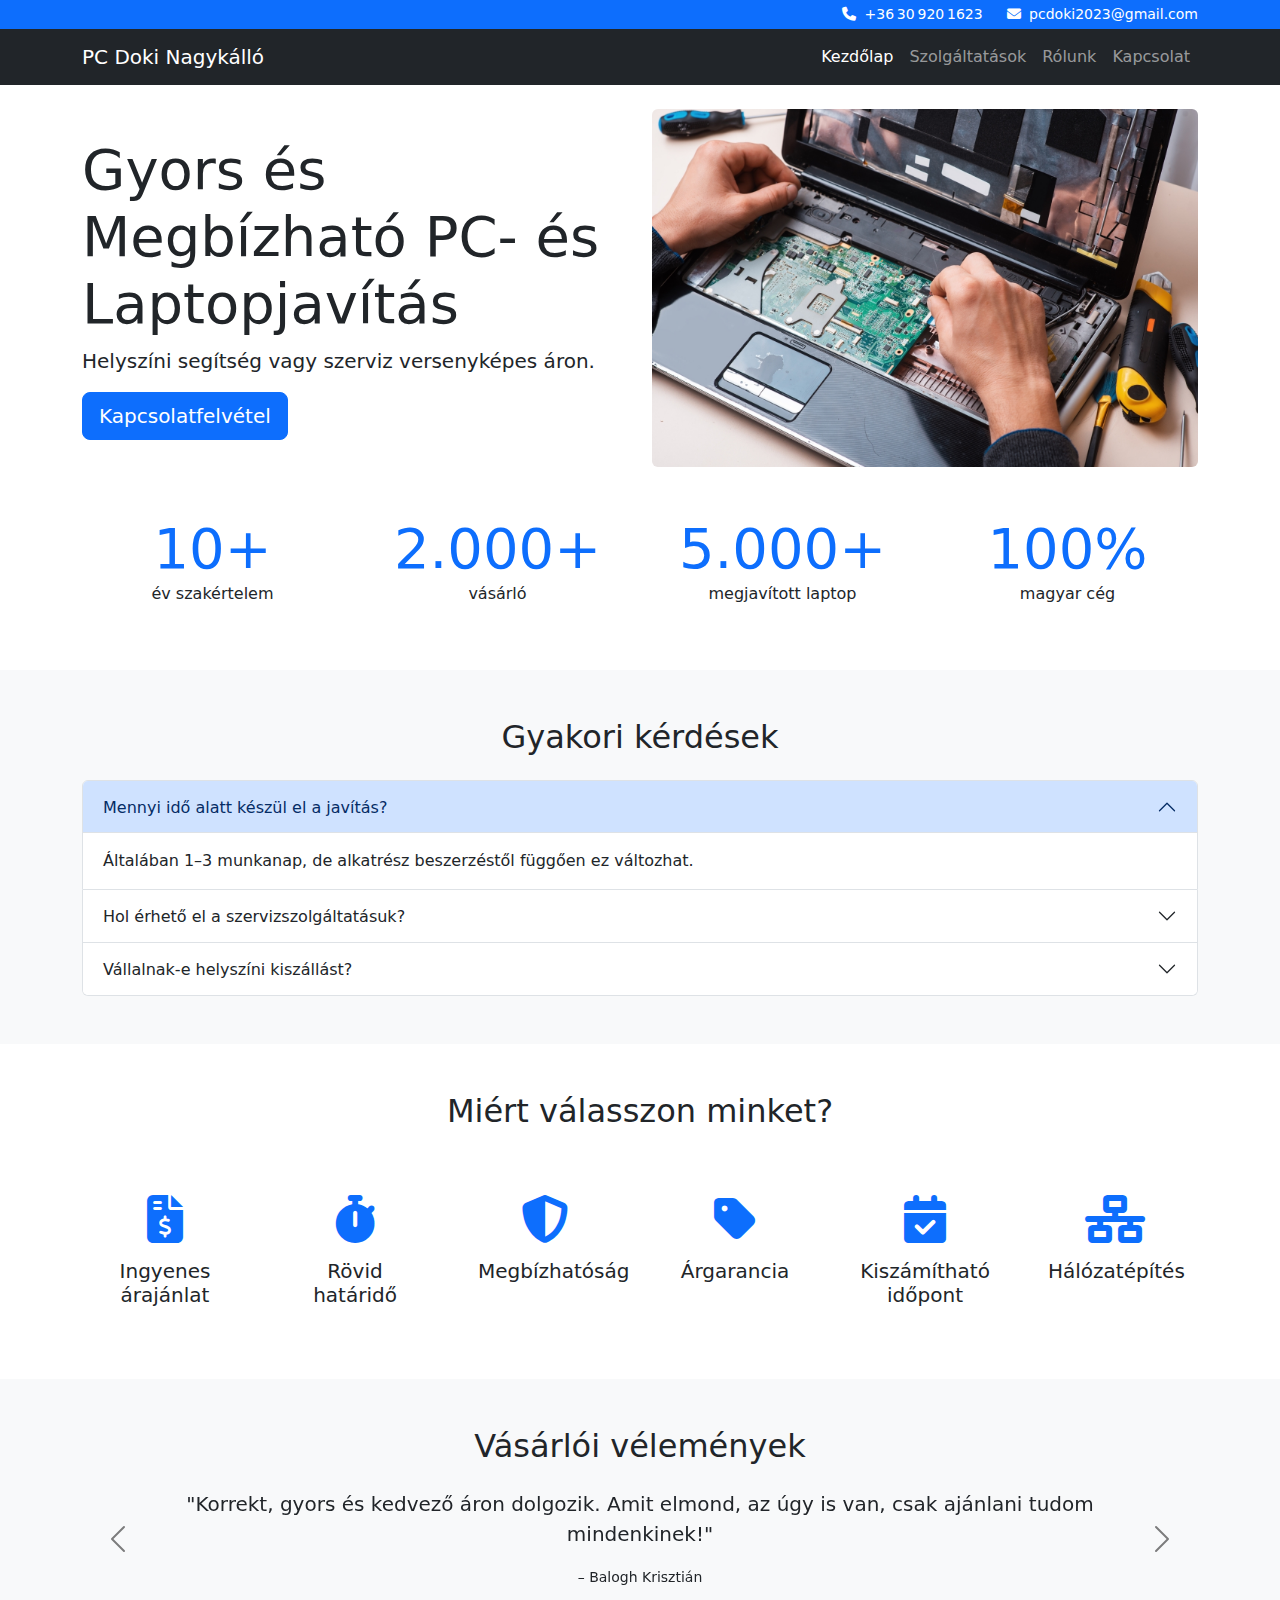
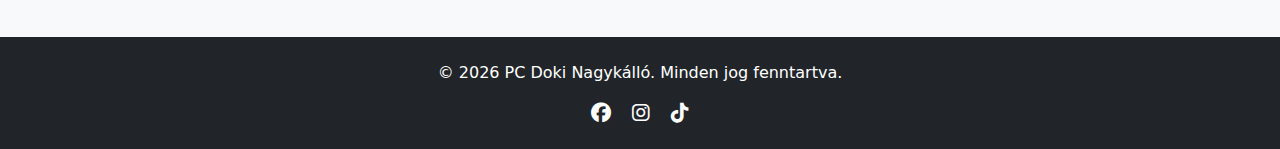
<file: index.html>
<!DOCTYPE html>
<html lang="hu">
  <head>
    <meta charset="UTF-8" />
    <meta name="viewport" content="width=device-width, initial-scale=1" />
    <title>PC Doki Nagykálló | Gyors és Megbízható Javítás</title>
    <link
      href="https://cdn.jsdelivr.net/npm/bootstrap@5.3.0/dist/css/bootstrap.min.css"
      rel="stylesheet"
    />
    <link
      href="https://cdnjs.cloudflare.com/ajax/libs/font-awesome/6.1.2/css/all.min.css"
      rel="stylesheet"
    />
    <link rel="stylesheet" href="styles.css" />
  </head>
  <body>
    <!-- Top Bar: phone + email -->
    <div class="bg-primary text-white py-1 sticky-top">
      <div class="container d-flex justify-content-end small">
        <div class="me-4">
          <i class="fas fa-phone me-1"></i>
          <a href="tel:+36309201623" class="text-white text-decoration-none">
            +36 30 920 1623
          </a>
        </div>
        <div>
          <i class="fas fa-envelope me-1"></i>
          <a
            href="mailto:pcdoki2023@gmail.com"
            class="text-white text-decoration-none"
          >
            pcdoki2023@gmail.com
          </a>
        </div>
      </div>
    </div>

    <!-- Header + Navbar -->
    <nav class="navbar navbar-expand-lg navbar-dark bg-dark sticky-top">
      <div class="container">
        <a class="navbar-brand" href="./index.html">PC Doki Nagykálló</a>
        <button
          class="navbar-toggler"
          type="button"
          data-bs-toggle="collapse"
          data-bs-target="#navMenu"
        >
          <span class="navbar-toggler-icon"></span>
        </button>
        <div id="navMenu" class="collapse navbar-collapse">
          <ul class="navbar-nav ms-auto">
            <li class="nav-item">
              <a class="nav-link active" href="./index.html">Kezdőlap</a>
            </li>
            <li class="nav-item">
              <a class="nav-link" href="./szolgaltatasok.html"
                >Szolgáltatások</a
              >
            </li>
            <li class="nav-item">
              <a class="nav-link" href="./rolunk.html">Rólunk</a>
            </li>
            <li class="nav-item">
              <a class="nav-link" href="./kapcsolat.html">Kapcsolat</a>
            </li>
          </ul>
        </div>
      </div>
    </nav>

    <!-- Hero -->
    <section id="hero" class="mt-4 mt-lg-6">
      <div class="container">
        <div class="row align-items-center">
          <div class="col-lg-6 mb-4 mb-lg-0">
            <h1 class="display-4">Gyors és Megbízható PC- és Laptopjavítás</h1>
            <p class="lead">
              Helyszíni segítség vagy szerviz versenyképes áron.
            </p>
            <a href="./kapcsolat.html" class="btn btn-primary btn-lg"
              >Kapcsolatfelvétel</a
            >
          </div>
          <div class="col-lg-6">
            <img
              src="images/hero.jpg"
              class="img-fluid rounded"
              alt="PC repair"
            />
          </div>
        </div>
      </div>
    </section>

    <!-- Statistics -->
    <section class="stats py-5">
      <div class="container">
        <div class="row text-center g-4">
          <div class="col-md-3">
            <div class="display-4 text-primary">10+</div>
            <p>év szakértelem</p>
          </div>
          <div class="col-md-3">
            <div class="display-4 text-primary">2.000+</div>
            <p>vásárló</p>
          </div>
          <div class="col-md-3">
            <div class="display-4 text-primary">5.000+</div>
            <p>megjavított laptop</p>
          </div>
          <div class="col-md-3">
            <div class="display-4 text-primary">100%</div>
            <p>magyar cég</p>
          </div>
        </div>
      </div>
    </section>

    <!-- Gyakori kérdések -->
    <section id="faq" class="py-5 bg-light">
      <div class="container">
        <h2 class="mb-4 text-center">Gyakori kérdések</h2>
        <div class="accordion" id="faqAccordion">
          <div class="accordion-item">
            <h3 class="accordion-header" id="faq1">
              <button
                class="accordion-button"
                type="button"
                data-bs-toggle="collapse"
                data-bs-target="#collapse1"
              >
                Mennyi idő alatt készül el a javítás?
              </button>
            </h3>
            <div
              id="collapse1"
              class="accordion-collapse collapse show"
              data-bs-parent="#faqAccordion"
            >
              <div class="accordion-body">
                Általában 1–3 munkanap, de alkatrész beszerzéstől függően ez
                változhat.
              </div>
            </div>
          </div>

          <div class="accordion-item">
            <h3 class="accordion-header" id="faq2">
              <button
                class="accordion-button collapsed"
                type="button"
                data-bs-toggle="collapse"
                data-bs-target="#collapse3"
              >
                Hol érhető el a szervizszolgáltatásuk?
              </button>
            </h3>
            <div
              id="collapse3"
              class="accordion-collapse collapse"
              data-bs-parent="#faqAccordion"
            >
              <div class="accordion-body">
                Az ország egész területén vállalunk laptopok és asztali
                számítógépek javítását, fejlesztését és szervizelését.
              </div>
            </div>
          </div>

          <div class="accordion-item">
            <h3 class="accordion-header" id="faq3">
              <button
                class="accordion-button collapsed"
                type="button"
                data-bs-toggle="collapse"
                data-bs-target="#collapse2"
              >
                Vállalnak-e helyszíni kiszállást?
              </button>
            </h3>
            <div
              id="collapse2"
              class="accordion-collapse collapse"
              data-bs-parent="#faqAccordion"
            >
              <div class="accordion-body">
                Igen, Nagykálló környékén igény szerint felár ellenében.
              </div>
            </div>
          </div>
        </div>
      </div>
    </section>

    <!-- Why Us? / Miért minket? -->
    <section id="why-us" class="py-5">
      <div class="container">
        <h2 class="text-center mb-5">Miért válasszon minket?</h2>
        <div class="row g-4 text-center">
          <!-- Ingyenes árajánlat -->
          <div class="col-6 col-md-4 col-lg-2">
            <div class="p-3">
              <i class="fas fa-file-invoice-dollar fa-3x text-primary mb-3"></i>
              <h5>Ingyenes árajánlat</h5>
            </div>
          </div>

          <!-- Rövid határidő -->
          <div class="col-6 col-md-4 col-lg-2">
            <div class="p-3">
              <i class="fas fa-stopwatch fa-3x text-primary mb-3"></i>
              <h5>Rövid határidő</h5>
            </div>
          </div>

          <!-- Megbízhatóság -->
          <div class="col-6 col-md-4 col-lg-2">
            <div class="p-3">
              <i class="fas fa-shield-alt fa-3x text-primary mb-3"></i>
              <h5>Megbízhatóság</h5>
            </div>
          </div>

          <!-- Árgarancia -->
          <div class="col-6 col-md-4 col-lg-2">
            <div class="p-3">
              <i class="fas fa-tag fa-3x text-primary mb-3"></i>
              <h5>Árgarancia</h5>
            </div>
          </div>

          <!-- Kiszámítható időpont -->
          <div class="col-6 col-md-4 col-lg-2">
            <div class="p-3">
              <i class="fas fa-calendar-check fa-3x text-primary mb-3"></i>
              <h5>Kiszámítható időpont</h5>
            </div>
          </div>

          <!-- Hálózati beállítás -->
          <div class="col-6 col-md-4 col-lg-2">
            <div class="p-3">
              <i class="fas fa-network-wired fa-3x text-primary mb-3"></i>
              <h5>Hálózatépítés</h5>
            </div>
          </div>
        </div>
      </div>
    </section>

    <!-- Reviews -->
    <section class="py-5 bg-light">
      <div class="container">
        <h2 class="mb-4 text-center">Vásárlói vélemények</h2>
        <div
          id="reviewsCarousel"
          class="carousel slide carousel-dark"
          data-bs-ride="carousel"
        >
          <div class="carousel-inner">
            <div class="carousel-item active text-center">
              <p class="lead">
                "Korrekt, gyors és kedvező áron dolgozik. Amit elmond, az úgy is
                van, csak ajánlani tudom mindenkinek!"
              </p>
              <small>– Balogh Krisztián</small>
            </div>

            <div class="carousel-item text-center">
              <p class="lead">
                "Gyors, szakszerű és megbízható munkája van. Szereti a
                kihívásokat, így bármilyen problémával keressétek bizalommal."
              </p>
              <small>– Csongrádi Gyuri</small>
            </div>

            <div class="carousel-item text-center">
              <p class="lead">
                "Gáborral véletlenül találkoztam egy hirdetés miatt, aminek a
                végén megjavított egy gépet, amit a hivatalos ASUS szerviz
                szerint nem lehet, mert már nincs alkatrész. Meg egy másikat,
                szintén jóval kedvezőbb áron, mint amire számítottam. Azóta már
                ajánlottam őt többeknek, itt is szívesen..."
              </p>
              <small>– Unger Tamás</small>
            </div>
          </div>
          <button
            class="carousel-control-prev"
            type="button"
            data-bs-target="#reviewsCarousel"
            data-bs-slide="prev"
          >
            <span class="carousel-control-prev-icon"></span>
          </button>
          <button
            class="carousel-control-next"
            type="button"
            data-bs-target="#reviewsCarousel"
            data-bs-slide="next"
          >
            <span class="carousel-control-next-icon"></span>
          </button>
        </div>
      </div>
    </section>

    <!-- Footer -->
    <footer class="bg-dark text-white py-4">
      <div class="container text-center">
        <p>
          © <span id="year"></span> PC Doki Nagykálló. Minden jog fenntartva.
        </p>
        <div class="social-icons">
          <a
            href="https://www.facebook.com/Admin.PcDoki"
            class="text-white mx-2"
            ><i class="fab fa-facebook fa-lg"></i
          ></a>
          <a
            href="https://www.instagram.com/pcdokinagykallo/"
            class="text-white mx-2"
            ><i class="fab fa-instagram fa-lg"></i
          ></a>
          <a href="https://www.tiktok.com/@pc_doki" class="text-white mx-2"
            ><i class="fab fa-tiktok fa-lg"></i
          ></a>
        </div>
      </div>
    </footer>

    <script src="https://cdn.jsdelivr.net/npm/bootstrap@5.3.0/dist/js/bootstrap.bundle.min.js"></script>
    <script src="./scripts.js"></script>
  </body>
</html>
</file>
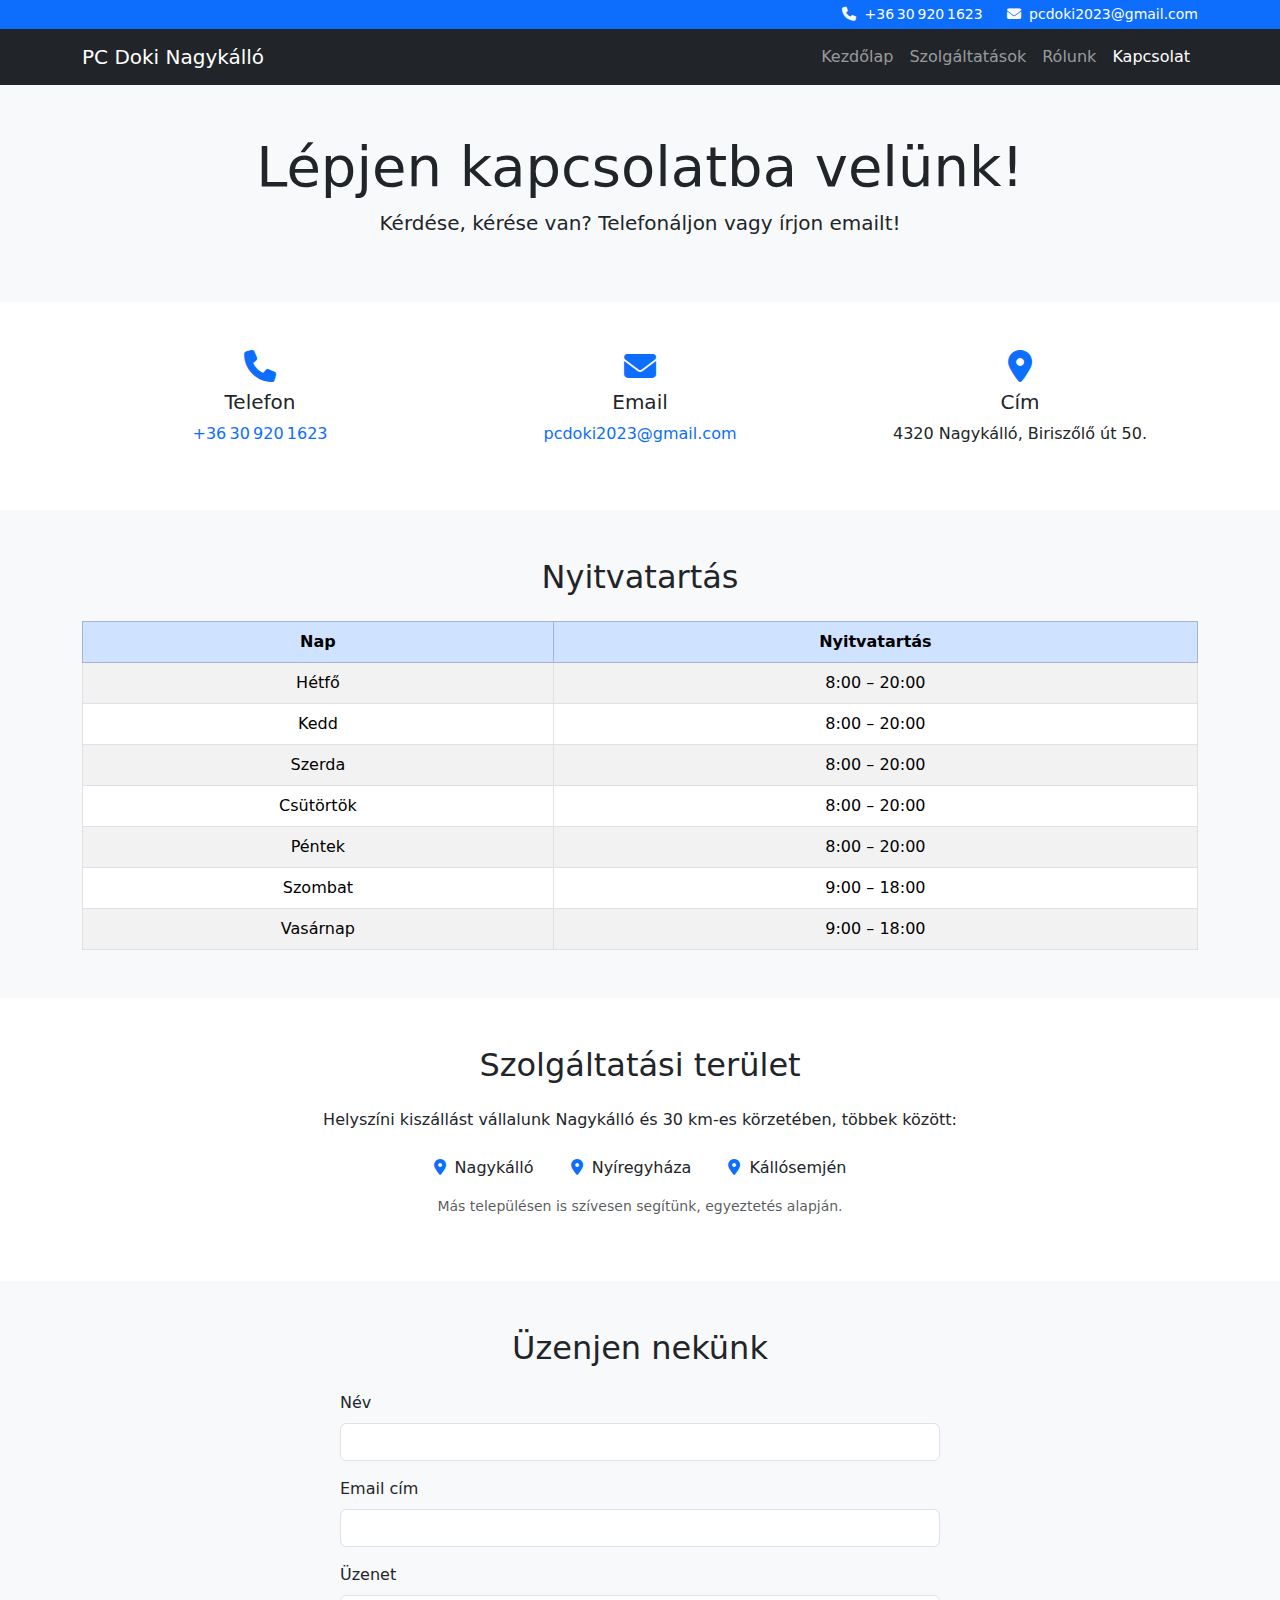
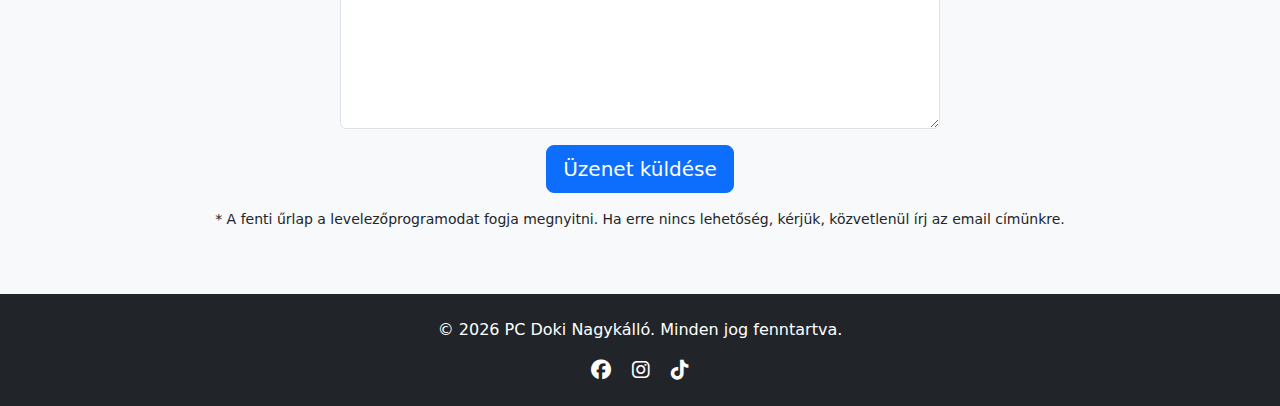
<file: kapcsolat.html>
<!DOCTYPE html>
<html lang="hu">
  <head>
    <meta charset="UTF-8" />
    <meta name="viewport" content="width=device-width, initial-scale=1" />
    <title>Kapcsolat | PC Doki Nagykálló</title>
    <link
      href="https://cdn.jsdelivr.net/npm/bootstrap@5.3.0/dist/css/bootstrap.min.css"
      rel="stylesheet"
    />
    <link
      href="https://cdnjs.cloudflare.com/ajax/libs/font-awesome/6.1.2/css/all.min.css"
      rel="stylesheet"
    />
    <link rel="stylesheet" href="styles.css" />
  </head>
  <body>
    <!-- Top Bar: phone + email -->
    <div class="bg-primary text-white py-1 sticky-top">
      <div class="container d-flex justify-content-end small">
        <div class="me-4">
          <i class="fas fa-phone me-1"></i>
          <a href="tel:+36309201623" class="text-white text-decoration-none">
            +36 30 920 1623
          </a>
        </div>
        <div>
          <i class="fas fa-envelope me-1"></i>
          <a
            href="mailto:pcdoki2023@gmail.com"
            class="text-white text-decoration-none"
          >
            pcdoki2023@gmail.com
          </a>
        </div>
      </div>
    </div>

    <!-- Navbar -->
    <nav class="navbar navbar-expand-lg navbar-dark bg-dark sticky-top">
      <div class="container">
        <a class="navbar-brand" href="./index.html">PC Doki Nagykálló</a>
        <button
          class="navbar-toggler"
          type="button"
          data-bs-toggle="collapse"
          data-bs-target="#navMenu"
        >
          <span class="navbar-toggler-icon"></span>
        </button>
        <div id="navMenu" class="collapse navbar-collapse">
          <ul class="navbar-nav ms-auto">
            <li class="nav-item">
              <a class="nav-link" href="./index.html">Kezdőlap</a>
            </li>
            <li class="nav-item">
              <a class="nav-link" href="./szolgaltatasok.html"
                >Szolgáltatások</a
              >
            </li>
            <li class="nav-item">
              <a class="nav-link" href="./rolunk.html">Rólunk</a>
            </li>
            <li class="nav-item">
              <a class="nav-link active" href="./kapcsolat.html">Kapcsolat</a>
            </li>
          </ul>
        </div>
      </div>
    </nav>

    <!-- Hero -->
    <section class="bg-light py-5">
      <div class="container text-center">
        <h1 class="display-4">Lépjen kapcsolatba velünk!</h1>
        <p class="lead">Kérdése, kérése van? Telefonáljon vagy írjon emailt!</p>
      </div>
    </section>

    <!-- Contact Info -->
    <section class="py-5">
      <div class="container">
        <div class="row text-center g-4">
          <div class="col-md-4">
            <i class="fas fa-phone fa-2x text-primary mb-2"></i>
            <h5>Telefon</h5>
            <p>
              <a href="tel:+36309201623" class="text-decoration-none"
                >+36 30 920 1623</a
              >
            </p>
          </div>
          <div class="col-md-4">
            <i class="fas fa-envelope fa-2x text-primary mb-2"></i>
            <h5>Email</h5>
            <p>
              <a href="mailto:pcdoki2023@gmail.com" class="text-decoration-none"
                >pcdoki2023@gmail.com</a
              >
            </p>
          </div>
          <div class="col-md-4">
            <i class="fas fa-map-marker-alt fa-2x text-primary mb-2"></i>
            <h5>Cím</h5>
            <p>4320 Nagykálló, Biriszőlő út 50.</p>
          </div>
        </div>
      </div>
    </section>

    <!-- Opening Hours -->
    <section class="py-5 bg-light">
      <div class="container">
        <h2 class="text-center mb-4">Nyitvatartás</h2>
        <div class="table-responsive">
          <table class="table table-bordered table-striped text-center mb-0">
            <thead class="table-primary">
              <tr>
                <th>Nap</th>
                <th>Nyitvatartás</th>
              </tr>
            </thead>
            <tbody>
              <tr>
                <td>Hétfő</td>
                <td>8:00 – 20:00</td>
              </tr>
              <tr>
                <td>Kedd</td>
                <td>8:00 – 20:00</td>
              </tr>
              <tr>
                <td>Szerda</td>
                <td>8:00 – 20:00</td>
              </tr>
              <tr>
                <td>Csütörtök</td>
                <td>8:00 – 20:00</td>
              </tr>
              <tr>
                <td>Péntek</td>
                <td>8:00 – 20:00</td>
              </tr>
              <tr>
                <td>Szombat</td>
                <td>9:00 – 18:00</td>
              </tr>
              <tr>
                <td>Vasárnap</td>
                <td>9:00 – 18:00</td>
              </tr>
            </tbody>
          </table>
        </div>
      </div>
    </section>

    <!-- Places -->
    <section id="service-area" class="py-5">
      <div class="container text-center">
        <h2 class="mb-4">Szolgáltatási terület</h2>
        <p class="mb-4">
          Helyszíni kiszállást vállalunk Nagykálló és 30 km-es körzetében,
          többek között:
        </p>
        <ul class="list-inline">
          <li class="list-inline-item mx-3">
            <i class="fas fa-map-marker-alt text-primary me-1"></i> Nagykálló
          </li>
          <li class="list-inline-item mx-3">
            <i class="fas fa-map-marker-alt text-primary me-1"></i> Nyíregyháza
          </li>
          <li class="list-inline-item mx-3">
            <i class="fas fa-map-marker-alt text-primary me-1"></i> Kállósemjén
          </li>
        </ul>
        <p class="small text-muted">
          Más településen is szívesen segítünk, egyeztetés alapján.
        </p>
      </div>
    </section>

    <!-- Mailto Form -->
    <section class="py-5 bg-light">
      <div class="container">
        <h2 class="text-center mb-4">Üzenjen nekünk</h2>
        <form
          action="mailto:pcdoki2023@gmail.com"
          method="post"
          enctype="text/plain"
          class="mx-auto"
          style="max-width: 600px"
        >
          <div class="mb-3">
            <label for="name" class="form-label">Név</label>
            <input type="text" id="name" class="form-control" required />
          </div>
          <div class="mb-3">
            <label for="email" class="form-label">Email cím</label>
            <input type="email" id="email" class="form-control" required />
          </div>
          <div class="mb-3">
            <label for="message" class="form-label">Üzenet</label>
            <textarea
              id="message"
              rows="5"
              class="form-control"
              required
            ></textarea>
          </div>
          <div class="text-center">
            <button type="submit" class="btn btn-primary btn-lg">
              Üzenet küldése
            </button>
          </div>
        </form>
        <p class="text-center small mt-3">
          * A fenti űrlap a levelezőprogramodat fogja megnyitni. Ha erre nincs
          lehetőség, kérjük, közvetlenül írj az email címünkre.
        </p>
      </div>
    </section>

    <!-- Footer -->
    <footer class="bg-dark text-white py-4">
      <div class="container text-center">
        <p>
          © <span id="year"></span> PC Doki Nagykálló. Minden jog fenntartva.
        </p>
        <div class="social-icons">
          <a
            href="https://www.facebook.com/Admin.PcDoki"
            class="text-white mx-2"
            ><i class="fab fa-facebook fa-lg"></i
          ></a>
          <a
            href="https://www.instagram.com/pcdokinagykallo/"
            class="text-white mx-2"
            ><i class="fab fa-instagram fa-lg"></i
          ></a>
          <a href="https://www.tiktok.com/@pc_doki" class="text-white mx-2"
            ><i class="fab fa-tiktok fa-lg"></i
          ></a>
        </div>
      </div>
    </footer>

    <script src="https://cdn.jsdelivr.net/npm/bootstrap@5.3.0/dist/js/bootstrap.bundle.min.js"></script>
    <script src="./scripts.js"></script>
  </body>
</html>
</file>
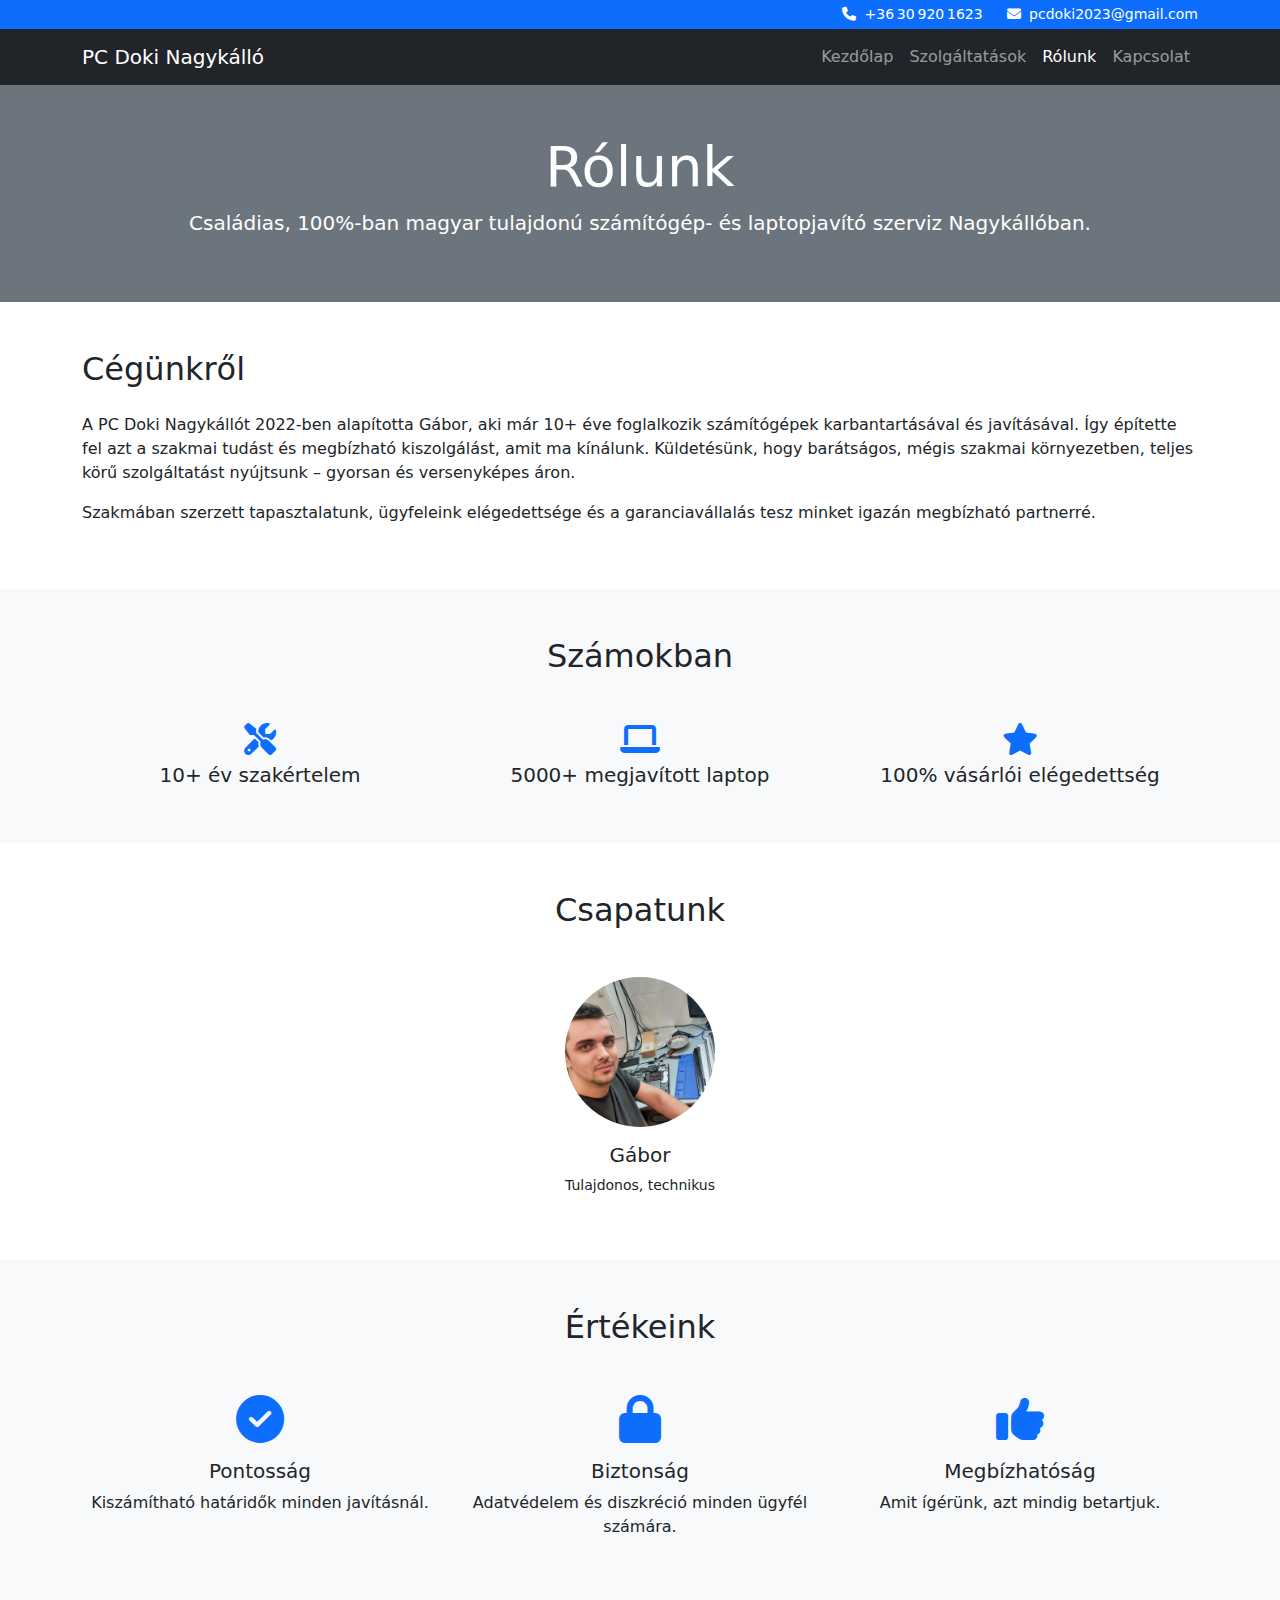
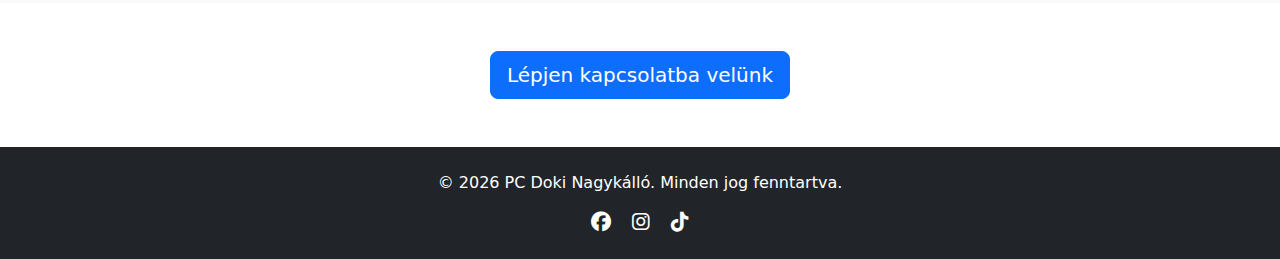
<file: rolunk.html>
<!DOCTYPE html>
<html lang="hu">
  <head>
    <meta charset="UTF-8" />
    <meta name="viewport" content="width=device-width, initial-scale=1" />
    <title>Rólunk | PC Doki Nagykálló</title>
    <link
      href="https://cdn.jsdelivr.net/npm/bootstrap@5.3.0/dist/css/bootstrap.min.css"
      rel="stylesheet"
    />
    <link
      href="https://cdnjs.cloudflare.com/ajax/libs/font-awesome/6.1.2/css/all.min.css"
      rel="stylesheet"
    />
    <link rel="stylesheet" href="styles.css" />
  </head>
  <body>
    <!-- Top Bar: phone + email -->
    <div class="bg-primary text-white py-1 sticky-top">
      <div class="container d-flex justify-content-end small">
        <div class="me-4">
          <i class="fas fa-phone me-1"></i>
          <a href="tel:+36309201623" class="text-white text-decoration-none">
            +36 30 920 1623
          </a>
        </div>
        <div>
          <i class="fas fa-envelope me-1"></i>
          <a
            href="mailto:pcdoki2023@gmail.com"
            class="text-white text-decoration-none"
          >
            pcdoki2023@gmail.com
          </a>
        </div>
      </div>
    </div>

    <!-- Navbar -->
    <nav class="navbar navbar-expand-lg navbar-dark bg-dark sticky-top">
      <div class="container">
        <a class="navbar-brand" href="./index.html">PC Doki Nagykálló</a>
        <button
          class="navbar-toggler"
          type="button"
          data-bs-toggle="collapse"
          data-bs-target="#navMenu"
        >
          <span class="navbar-toggler-icon"></span>
        </button>
        <div id="navMenu" class="collapse navbar-collapse">
          <ul class="navbar-nav ms-auto">
            <li class="nav-item">
              <a class="nav-link" href="./index.html">Kezdőlap</a>
            </li>
            <li class="nav-item">
              <a class="nav-link" href="./szolgaltatasok.html"
                >Szolgáltatások</a
              >
            </li>
            <li class="nav-item">
              <a class="nav-link active" href="./rolunk.html">Rólunk</a>
            </li>
            <li class="nav-item">
              <a class="nav-link" href="./kapcsolat.html">Kapcsolat</a>
            </li>
          </ul>
        </div>
      </div>
    </nav>

    <!-- Hero -->
    <section class="bg-secondary text-white text-center py-5">
      <div class="container">
        <h1 class="display-4">Rólunk</h1>
        <p class="lead">
          Családias, 100%-ban magyar tulajdonú számítógép- és laptopjavító
          szerviz Nagykállóban.
        </p>
      </div>
    </section>

    <!-- Cég története -->
    <section id="story" class="py-5">
      <div class="container">
        <h2 class="mb-4">Cégünkről</h2>
        <p>
          A PC Doki Nagykállót 2022-ben alapította Gábor, aki már 10+ éve
          foglalkozik számítógépek karbantartásával és javításával. Így építette
          fel azt a szakmai tudást és megbízható kiszolgálást, amit ma kínálunk.
          Küldetésünk, hogy barátságos, mégis szakmai környezetben, teljes körű
          szolgáltatást nyújtsunk – gyorsan és versenyképes áron.
        </p>
        <p>
          Szakmában szerzett tapasztalatunk, ügyfeleink elégedettsége és a
          garanciavállalás tesz minket igazán megbízható partnerré.
        </p>
      </div>
    </section>

    <!-- Tapasztalatunk -->
    <section class="py-5 bg-light">
      <div class="container text-center">
        <h2 class="mb-5">Számokban</h2>
        <div class="row g-4">
          <div class="col-md-4">
            <i class="fas fa-tools fa-2x text-primary mb-2"></i>
            <h5>10+ év szakértelem</h5>
          </div>
          <div class="col-md-4">
            <i class="fas fa-laptop fa-2x text-primary mb-2"></i>
            <h5>5000+ megjavított laptop</h5>
          </div>
          <div class="col-md-4">
            <i class="fas fa-star fa-2x text-primary mb-2"></i>
            <h5>100% vásárlói elégedettség</h5>
          </div>
        </div>
      </div>
    </section>

    <!-- Csapatunk -->
    <section id="team" class="py-5">
      <div class="container">
        <h2 class="text-center mb-5">Csapatunk</h2>
        <div class="row justify-content-center">
          <div class="col-sm-8 col-md-4 text-center">
            <img
              src="images/gabor.jpg"
              class="rounded-circle mb-3"
              alt="Gábor, a szerviztulajdonos"
              style="width: 150px; height: 150px; object-fit: cover"
            />
            <h5>Gábor</h5>
            <p class="small">Tulajdonos, technikus<br /></p>
          </div>
        </div>
      </div>
    </section>

    <!-- Értékeink -->
    <section id="values" class="py-5 bg-light">
      <div class="container">
        <h2 class="text-center mb-5">Értékeink</h2>
        <div class="row g-4 text-center">
          <div class="col-6 col-md-4">
            <i class="fas fa-check-circle fa-3x text-primary mb-3"></i>
            <h5>Pontosság</h5>
            <p>Kiszámítható határidők minden javításnál.</p>
          </div>
          <div class="col-6 col-md-4">
            <i class="fas fa-lock fa-3x text-primary mb-3"></i>
            <h5>Biztonság</h5>
            <p>Adatvédelem és diszkréció minden ügyfél számára.</p>
          </div>
          <div class="col-6 col-md-4">
            <i class="fas fa-thumbs-up fa-3x text-primary mb-3"></i>
            <h5>Megbízhatóság</h5>
            <p>Amit ígérünk, azt mindig betartjuk.</p>
          </div>
        </div>
      </div>
    </section>

    <!-- Kapcsolatfelhívás -->
    <section class="text-center py-5">
      <div class="container">
        <a href="./kapcsolat.html" class="btn btn-primary btn-lg">
          Lépjen kapcsolatba velünk
        </a>
      </div>
    </section>

    <!-- Footer -->
    <footer class="bg-dark text-white py-4">
      <div class="container text-center">
        <p>
          © <span id="year"></span> PC Doki Nagykálló. Minden jog fenntartva.
        </p>
        <div class="social-icons">
          <a
            href="https://www.facebook.com/Admin.PcDoki"
            class="text-white mx-2"
            ><i class="fab fa-facebook fa-lg"></i
          ></a>
          <a
            href="https://www.instagram.com/pcdokinagykallo/"
            class="text-white mx-2"
            ><i class="fab fa-instagram fa-lg"></i
          ></a>
          <a href="https://www.tiktok.com/@pc_doki" class="text-white mx-2"
            ><i class="fab fa-tiktok fa-lg"></i
          ></a>
        </div>
      </div>
    </footer>

    <!-- Scripts -->
    <script src="https://cdn.jsdelivr.net/npm/bootstrap@5.3.0/dist/js/bootstrap.bundle.min.js"></script>
    <script src="./scripts.js"></script>
  </body>
</html>
</file>
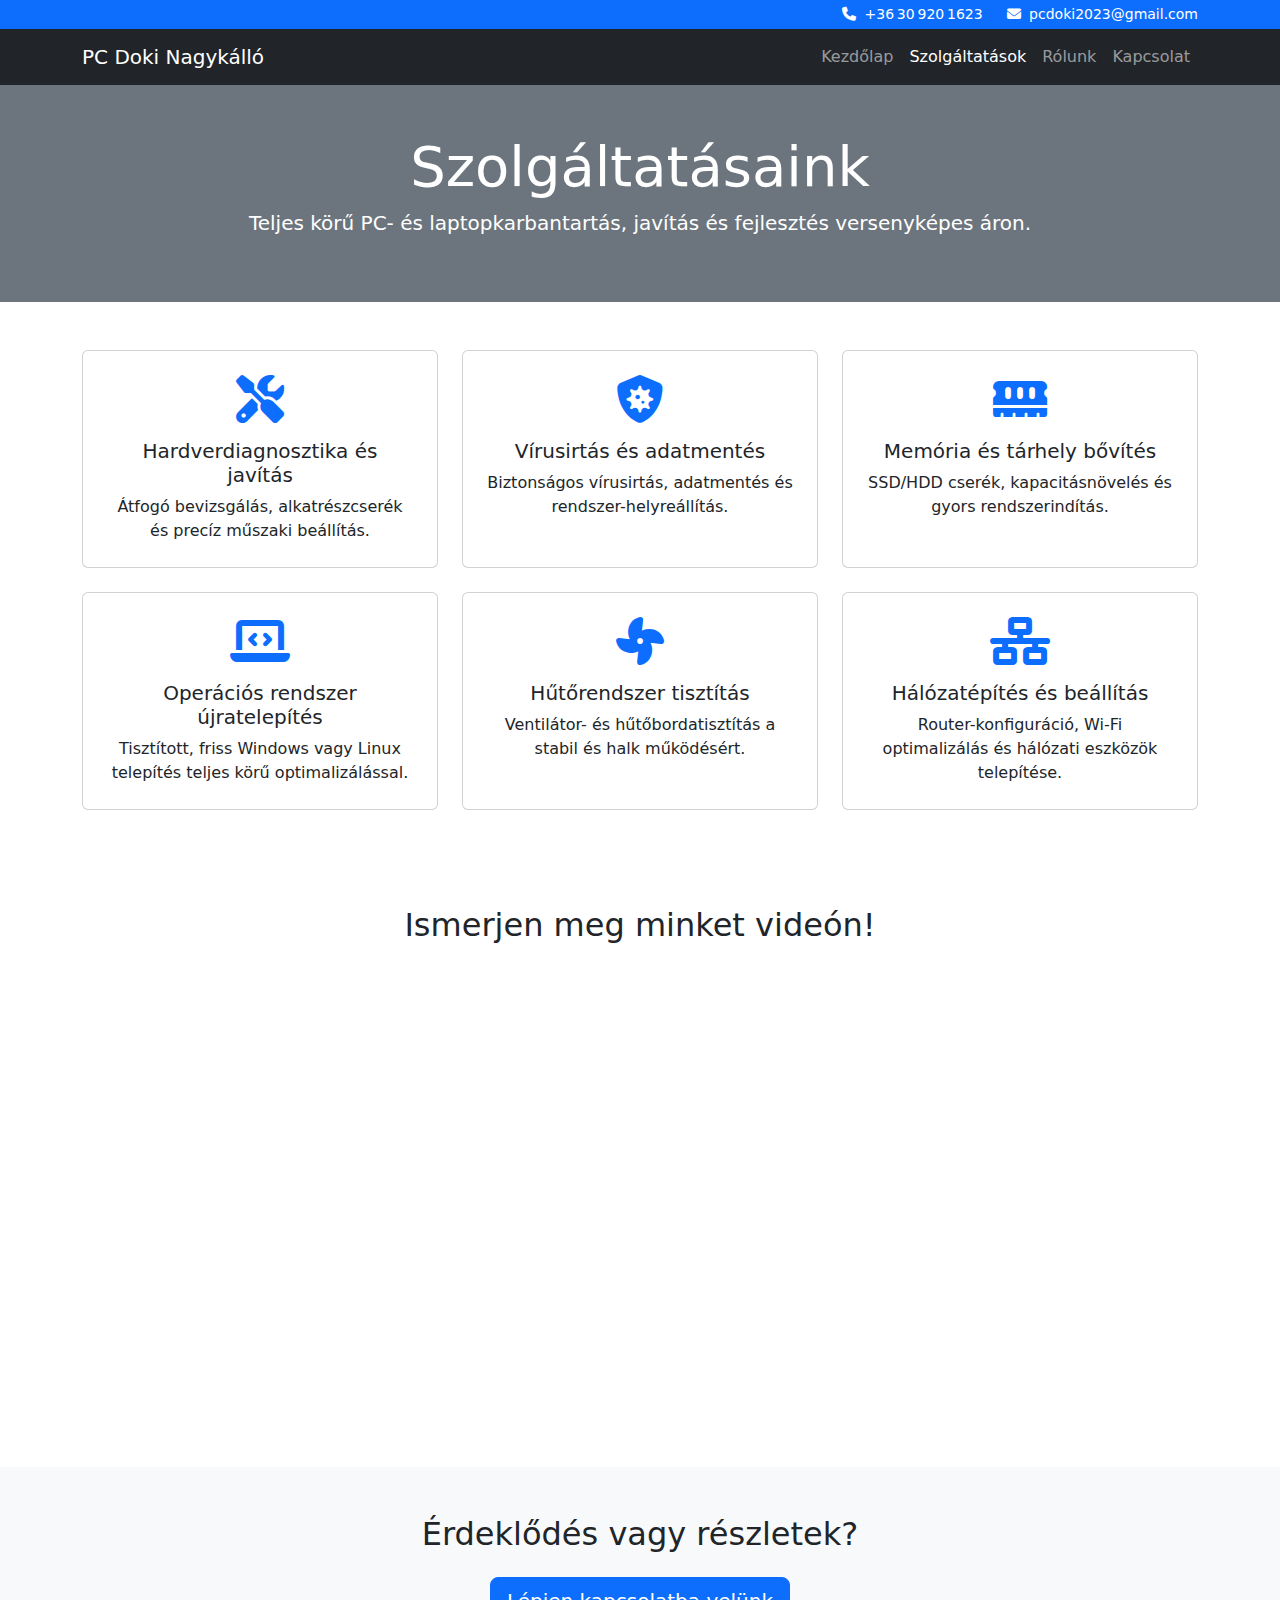
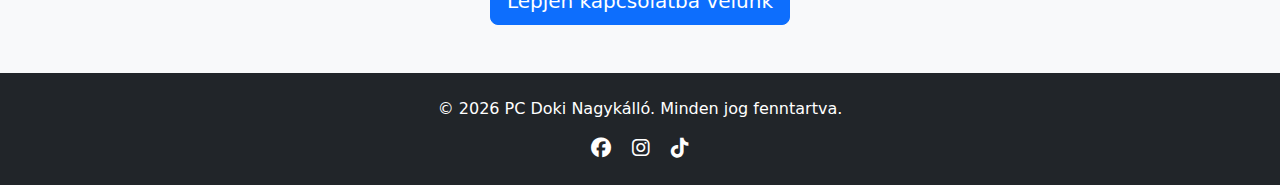
<file: szolgaltatasok.html>
<!DOCTYPE html>
<html lang="hu">
  <head>
    <meta charset="UTF-8" />
    <meta name="viewport" content="width=device-width, initial-scale=1" />
    <title>Szolgáltatások | PC Doki Nagykálló</title>
    <link
      href="https://cdn.jsdelivr.net/npm/bootstrap@5.3.0/dist/css/bootstrap.min.css"
      rel="stylesheet"
    />
    <link
      href="https://cdnjs.cloudflare.com/ajax/libs/font-awesome/6.1.2/css/all.min.css"
      rel="stylesheet"
    />
    <link rel="stylesheet" href="styles.css" />
  </head>
  <body>
    <!-- Top Bar: phone + email -->
    <div class="bg-primary text-white py-1 sticky-top">
      <div class="container d-flex justify-content-end small">
        <div class="me-4">
          <i class="fas fa-phone me-1"></i>
          <a href="tel:+36309201623" class="text-white text-decoration-none">
            +36 30 920 1623
          </a>
        </div>
        <div>
          <i class="fas fa-envelope me-1"></i>
          <a
            href="mailto:pcdoki2023@gmail.com"
            class="text-white text-decoration-none"
          >
            pcdoki2023@gmail.com
          </a>
        </div>
      </div>
    </div>

    <!-- Navbar -->
    <nav class="navbar navbar-expand-lg navbar-dark bg-dark sticky-top">
      <div class="container">
        <a class="navbar-brand" href="./index.html">PC Doki Nagykálló</a>
        <button
          class="navbar-toggler"
          type="button"
          data-bs-toggle="collapse"
          data-bs-target="#navMenu"
        >
          <span class="navbar-toggler-icon"></span>
        </button>
        <div id="navMenu" class="collapse navbar-collapse">
          <ul class="navbar-nav ms-auto">
            <li class="nav-item">
              <a class="nav-link" href="./index.html">Kezdőlap</a>
            </li>
            <li class="nav-item">
              <a class="nav-link active" href="./szolgaltatasok.html"
                >Szolgáltatások</a
              >
            </li>
            <li class="nav-item">
              <a class="nav-link" href="./rolunk.html">Rólunk</a>
            </li>
            <li class="nav-item">
              <a class="nav-link" href="./kapcsolat.html">Kapcsolat</a>
            </li>
          </ul>
        </div>
      </div>
    </nav>

    <!-- Hero -->
    <section class="bg-secondary text-white text-center py-5">
      <div class="container">
        <h1 class="display-4">Szolgáltatásaink</h1>
        <p class="lead">
          Teljes körű PC- és laptopkarbantartás, javítás és fejlesztés
          versenyképes áron.
        </p>
      </div>
    </section>

    <!-- Services Cards -->
    <section class="py-5">
      <div class="container">
        <div class="row g-4">
          <!-- Hardverdiagnosztika és javítás -->
          <div class="col-md-6 col-lg-4">
            <div class="card h-100 text-center p-4">
              <i class="fas fa-tools fa-3x text-primary mb-3"></i>
              <h5 class="card-title">Hardverdiagnosztika és javítás</h5>
              <p class="card-text">
                Átfogó bevizsgálás, alkatrészcserék és precíz műszaki beállítás.
              </p>
            </div>
          </div>
          <!-- Vírusirtás és adatmentés -->
          <div class="col-md-6 col-lg-4">
            <div class="card h-100 text-center p-4">
              <i class="fas fa-shield-virus fa-3x text-primary mb-3"></i>
              <h5 class="card-title">Vírusirtás és adatmentés</h5>
              <p class="card-text">
                Biztonságos vírusirtás, adatmentés és rendszer-helyreállítás.
              </p>
            </div>
          </div>
          <!-- Memória és tárhely bővítés -->
          <div class="col-md-6 col-lg-4">
            <div class="card h-100 text-center p-4">
              <i class="fas fa-memory fa-3x text-primary mb-3"></i>
              <h5 class="card-title">Memória és tárhely bővítés</h5>
              <p class="card-text">
                SSD/HDD cserék, kapacitásnövelés és gyors rendszerindítás.
              </p>
            </div>
          </div>
          <!-- Operációs rendszer újratelepítés -->
          <div class="col-md-6 col-lg-4">
            <div class="card h-100 text-center p-4">
              <i class="fas fa-laptop-code fa-3x text-primary mb-3"></i>
              <h5 class="card-title">Operációs rendszer újratelepítés</h5>
              <p class="card-text">
                Tisztított, friss Windows vagy Linux telepítés teljes körű
                optimalizálással.
              </p>
            </div>
          </div>
          <!-- Hűtőrendszer tisztítás -->
          <div class="col-md-6 col-lg-4">
            <div class="card h-100 text-center p-4">
              <i class="fas fa-fan fa-3x text-primary mb-3"></i>
              <h5 class="card-title">Hűtőrendszer tisztítás</h5>
              <p class="card-text">
                Ventilátor- és hűtőbordatisztítás a stabil és halk működésért.
              </p>
            </div>
          </div>
          <!-- Hálózatépítés és beállítás -->
          <div class="col-md-6 col-lg-4">
            <div class="card h-100 text-center p-4">
              <i class="fas fa-network-wired fa-3x text-primary mb-3"></i>
              <h5 class="card-title">Hálózatépítés és beállítás</h5>
              <p class="card-text">
                Router-konfiguráció, Wi-Fi optimalizálás és hálózati eszközök
                telepítése.
              </p>
            </div>
          </div>
        </div>
      </div>
    </section>

    <!-- Video Bemutató -->
    <section class="py-5">
      <div class="container">
        <h2 class="text-center mb-4">Ismerjen meg minket videón!</h2>
        <div class="ratio ratio-16x9 mx-auto" style="max-width: 800px">
          <iframe
            src="https://www.youtube.com/embed/7ENsopwQ_gw"
            title="PC Doki bemutatkozó videó"
            allow="accelerometer; autoplay; clipboard-write; encrypted-media; gyroscope; picture-in-picture"
            allowfullscreen
          ></iframe>
        </div>
      </div>
    </section>

    <!-- Call to Action -->
    <section class="text-center py-5 bg-light">
      <div class="container">
        <h2 class="mb-4">Érdeklődés vagy részletek?</h2>
        <a href="./kapcsolat.html" class="btn btn-primary btn-lg">
          Lépjen kapcsolatba velünk
        </a>
      </div>
    </section>

    <!-- Footer -->
    <footer class="bg-dark text-white py-4">
      <div class="container text-center">
        <p>
          © <span id="year"></span> PC Doki Nagykálló. Minden jog fenntartva.
        </p>
        <div class="social-icons">
          <a
            href="https://www.facebook.com/Admin.PcDoki"
            class="text-white mx-2"
            ><i class="fab fa-facebook fa-lg"></i
          ></a>
          <a
            href="https://www.instagram.com/pcdokinagykallo/"
            class="text-white mx-2"
            ><i class="fab fa-instagram fa-lg"></i
          ></a>
          <a href="https://www.tiktok.com/@pc_doki" class="text-white mx-2"
            ><i class="fab fa-tiktok fa-lg"></i
          ></a>
        </div>
      </div>
    </footer>

    <!-- Scripts -->
    <script src="https://cdn.jsdelivr.net/npm/bootstrap@5.3.0/dist/js/bootstrap.bundle.min.js"></script>
    <script src="./scripts.js"></script>
  </body>
</html>
</file>
<file: styles.css>
/* Carousel */
#reviewsCarousel .carousel-inner {
  padding: 0 4rem;
}

#reviewsCarousel .carousel-control-prev {
  left: -3rem;
}
#reviewsCarousel .carousel-control-next {
  right: -3rem;
}
</file>
